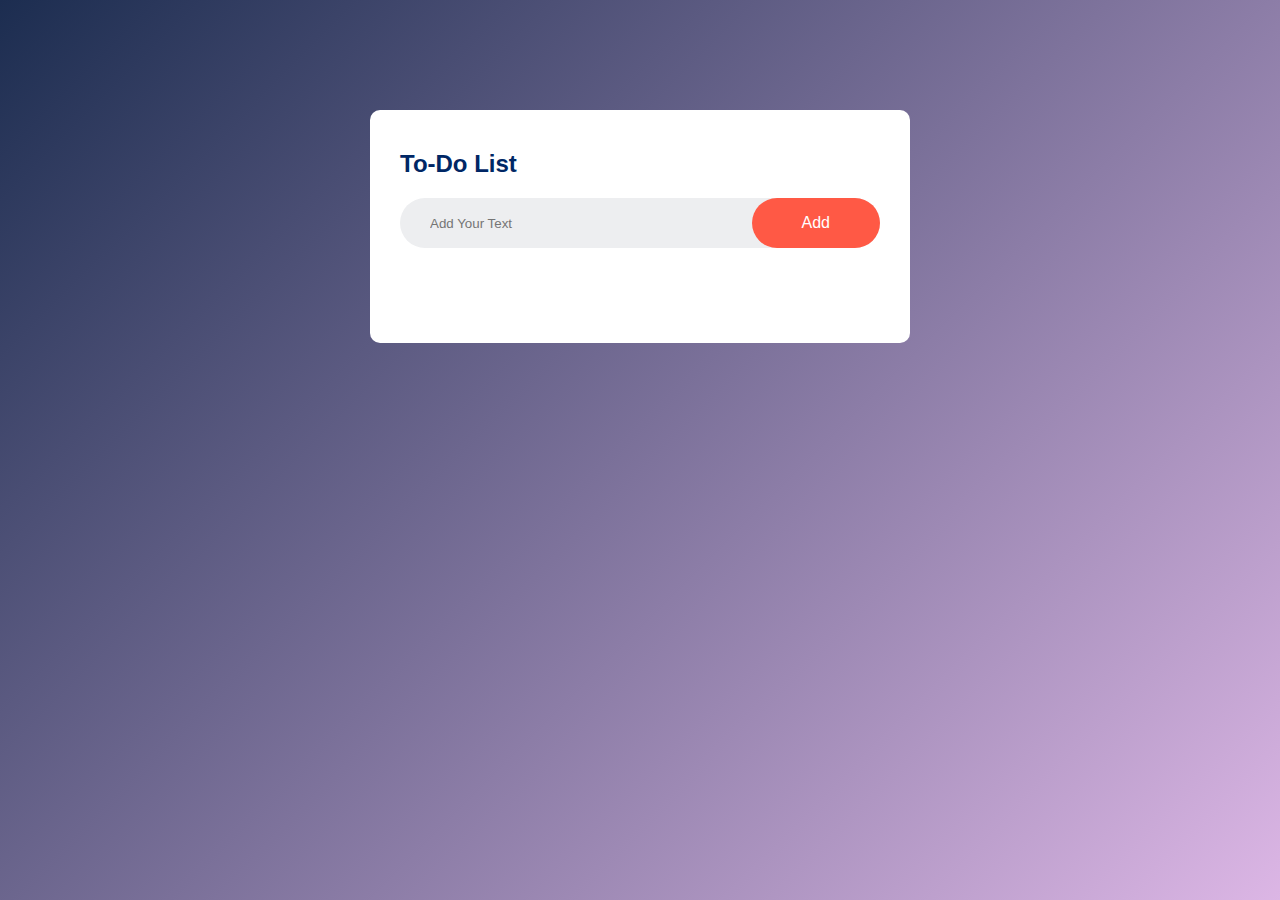
<file: Task-1/index.html>
<html lang="en">
<head>
    <meta charset="UTF-8">
    <meta http-equiv="X-UA-Compatible" content="IE=edge">
    <meta name="viewport" content="width=device-width, initial-scale=1.0">
    <title>To-Do List for LGM VIP</title>
    <link rel="stylesheet" href="style.css">
</head>
<body>
    <div class="container">
        <div class="todo-app">
            <h2>To-Do List </h2>
            <div class="row">
                <input type="text" id="input-box" placeholder="Add Your Text">
                <button onclick="addTask()">Add</button>
            </div>
            <ul id="list-container">
               <input type="checkbox">
            </ul>
        </div>
    </div>
    <script src="script.js"></script>
</body>
</html>
</file>
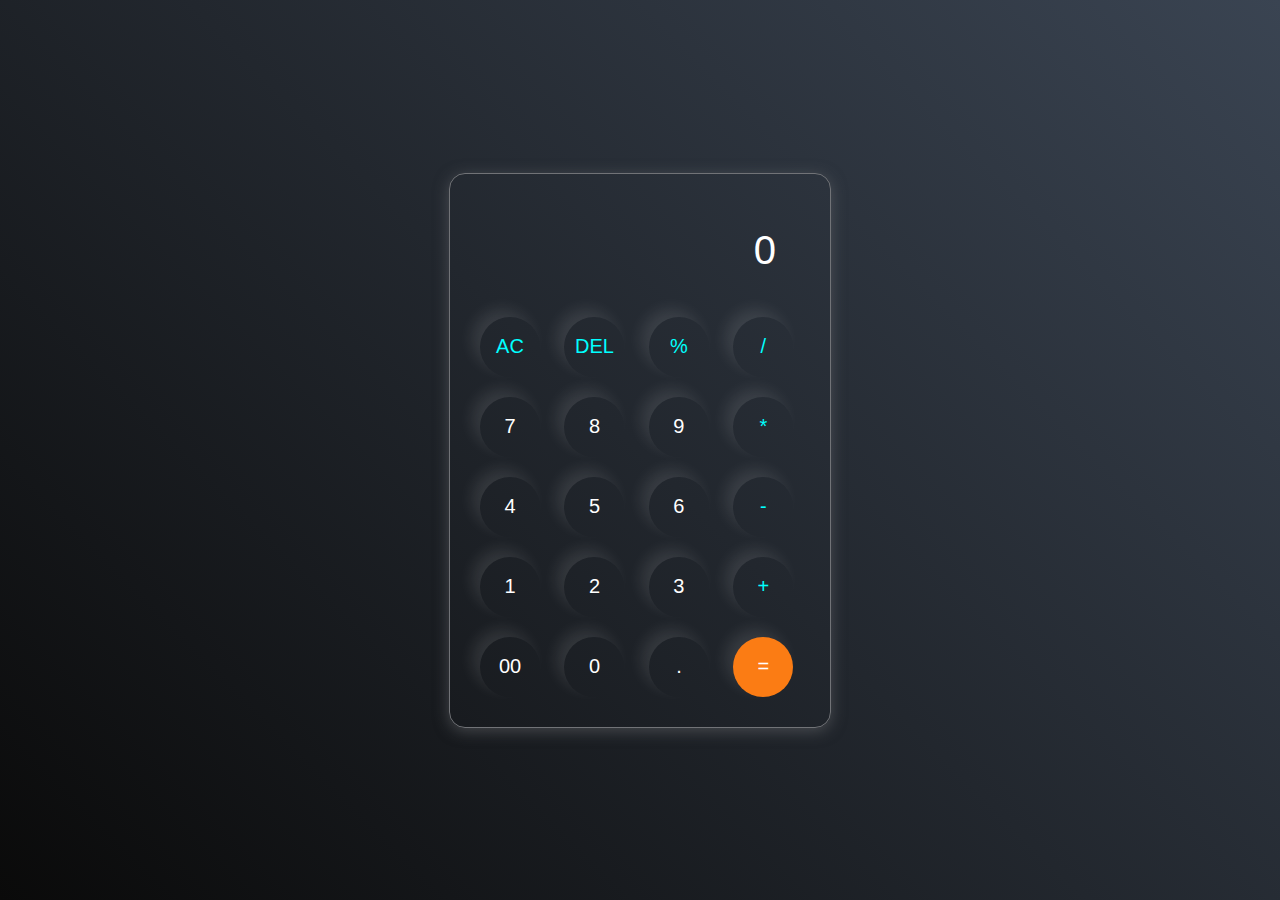
<file: Task-2/index.html>
<html lang="en">
<head>
    <meta charset="UTF-8">
    <meta name="viewport" content="width=device-width, initial-scale=1.0">
    <link rel="stylesheet" href="style.css">
    <title>Calculator</title>
</head>
<body>
    <div class="Calculator">
        <input type="text" placeholder="0" id="inputBox">
        <div>
            <button class="op">AC</button>
            <button class="op">DEL</button>
            <button class="op">%</button>
            <button class="op">/</button>
        </div>
        <div>
            <button>7</button>
            <button>8</button>
            <button>9</button>
            <button class="op">*</button>
        </div>
        <div>
            <button>4</button>
            <button>5</button>
            <button>6</button>
            <button class="op">-</button>
        </div>
        <div>
            <button>1</button>
            <button>2</button>
            <button>3</button>
            <button class="op">+</button>
        </div>
        <div>
            <button>00</button>
            <button>0</button>
            <button>.</button>
            <button class="equal">=</button>
        </div>
    </div>
    <script src="script.js"></script>
</body>
</html>
</file>
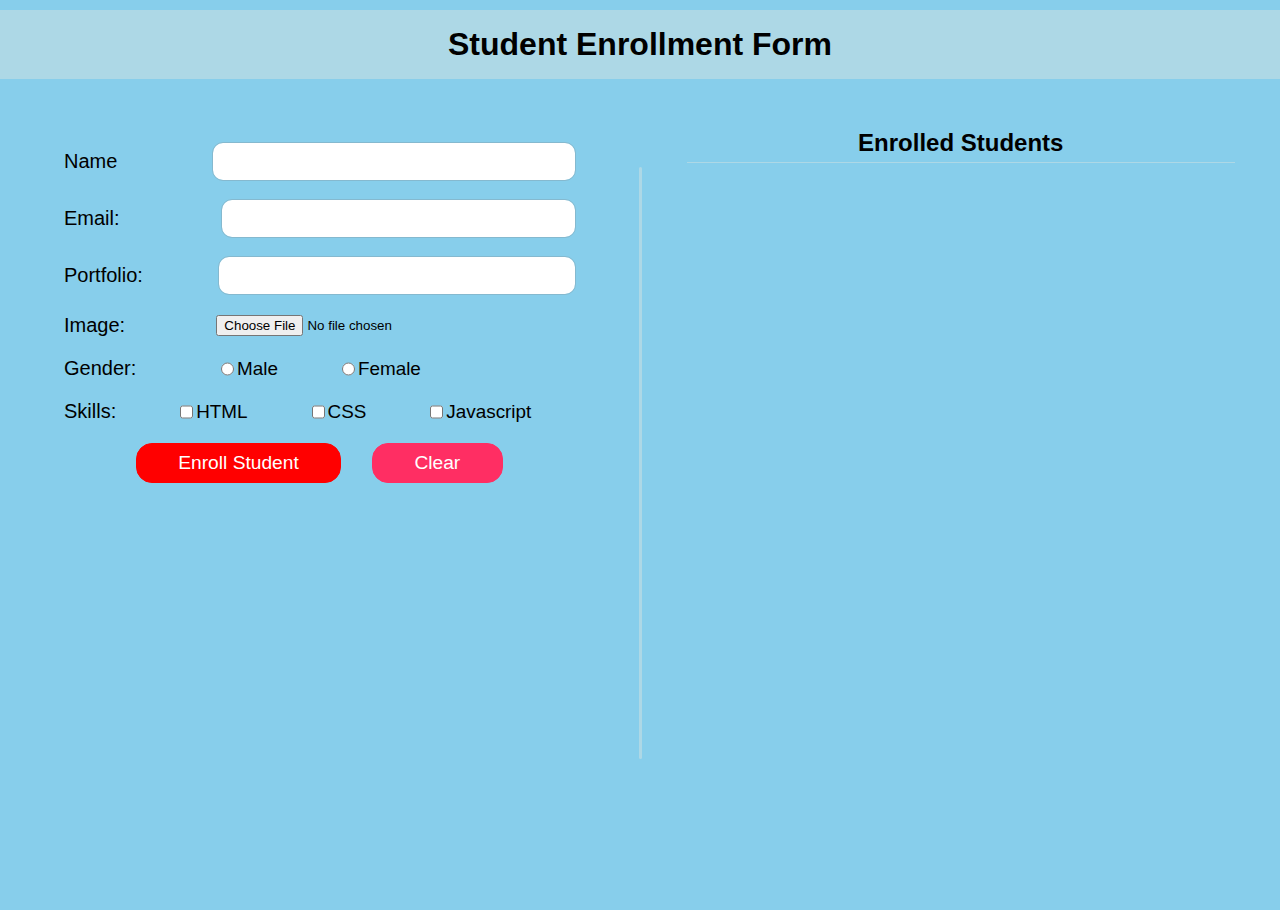
<file: Task-3/index.html>
<!DOCTYPE html>
<html lang="en">

<head>
    <meta charset="UTF-8">
    <meta name="viewport" content="width=device-width, initial-scale=1.0">
    <link rel="stylesheet" href="style.css">
    <link rel="stylesheet" href="mediaquery.css">
    <title>Student Registration Form</title>
</head>

<body>
    <div class="registration">
        
        <div class="header">
            <h1>Student Enrollment Form</h1>
        </div>
        
        <div class="container">
            <div class="form">
                <form action="">
                    <div class="name">
                        <label for="name">Name </label>
                        <input type="text" id="name"  required>
                    </div>
                    <div class="email">
                        <label for="email">Email:</label>
                        <input type="email" id="email"  required>
                    </div>
                    <div class="website">
                        <label for="website">Portfolio:</label>
                        <input type="url" id="website"required>
                    </div>
                      <div class="image">
                           <label for="image">Image:</label>
                            <input type="file" id="image" accept="image/*" required>
                      </div>

                    
                    <div class="gender" >
                        <label for="gender">Gender:</label>
                        <span class="text-val">
                            <label><input type="radio" name="male-female" id="male" value="Male" required>Male</label>
                            <label><input type="radio" name="male-female" id="female" value="Female" required>Female</label>
                        </span>
                    </div>
                    <div class="skills">
                        <label for="skills">Skills:</label>
                        <span class="text-val">
                            <label><input type="checkbox" value="HTML" id="html" class="checkbox">HTML</label>
                            <label><input type="checkbox" value="Css" id="css" class="checkbox">CSS</label>
                            <label><input type="checkbox" value="javascript" class="checkbox">Javascript</label>    
                        </span>
                    </div>
                    <div class="button">
                        <button type="submit" id="submit">Enroll Student</button>
                        <button type="reset" id="reset">Clear</button>
                    </div>
                </form>
            </div>
            <div class="line"></div>
            <div class="op-box">
                <div class="output">
                    <h2>Enrolled Students</h2>
                    <div class="cardContainer" id="cardContainer">
                    </div>
                </div>
            </div>
        </div>
    </div>

    <script src="script.js"></script>
</body>
</html>
</file>
<file: Task-1/style.css>
*{
    margin: 0;
    padding: 0;
    font-family: 'poppins',sans-serif;
    box-sizing: border-box;
}

.container{
    width: 100%;
    min-height: 100vh;
    background: linear-gradient(135deg,#1c2d50,#dcb6e5);
    padding: 10px;
}
.todo-app{
    width: 100%;
    max-width: 540px;
    background: #fff;
    margin: 100px auto 20px;
    padding: 40px 30px 70px;
    border-radius: 10px;
}
.todo-app h2{
    color: #002765;
    display: flex;
    align-items: center;
    margin-bottom: 20px;
}
.todo-app h2 img{
    width: 30px;
    margin-left: 10px;
}
.row{
    display: flex;
    align-items: center;
    justify-content: space-between;
    background: #edeef0;
    border-radius: 30px;
    padding-left: 20px;
    margin-bottom: 25px;
}
input{
    flex: 1;
    border: none;
    outline: none;
    background: transparent;
    padding: 10px;
}
button{
    border: none;
    outline: none;
    padding: 16px 50px;
    background: #ff5945;
    color: #fff;
    font-size: 16px;
    cursor: pointer;
    border-radius: 40px;
}
ul li{
    list-style: none;
    font-size: 18px;
    padding: 12px 8px 12px 45px;
    user-select: none;
    cursor: pointer;
    position: relative;
}
ul li::before{
    content: '';
    position: absolute;
    height: 26px;
    width: 25px;
    border-radius:55%;
    background-image: url("image/unchecked.png");
    background-size: cover;
    background-position: center;
    top: 14px;
    left: 6px;
}
ul li.checked{
    color: #555;
    text-decoration: line-through;
}
ul li.checked::before{
    background-image: url(image/checked.png);
}

ul li span{
    position: absolute;
    right: 0;
    top: 5px;
    width: 40px;
    height: 40px;
    font-size: 22px;
    color: #555;
    line-height: 40px;
    text-align: center;
    border-radius: 50%;
}

ul li span:hover{
    background: #edeef0;
}
</file>
<file: Task-2/style.css>
*{
    margin: 0;
    padding: 0;
    box-sizing: border-box;
    font-family: 'Poppins',sans-serif;
}
body{
    width: 100%;
    height: 100vh;
    display: flex;
    justify-content: center;
    align-items: center;
    background: linear-gradient(45deg,#0a0a0a,#3a4452);
}
.calculator{
    border: 1px solid #717377;
    padding: 20px;
    border-radius: 16px;
    background: transparent;
    box-shadow: 0px 3px 15px rgba(113, 115, 119, 0.5);
}

input{
    width: 320px;
    border: none;
    padding: 24px;
    margin: 10px;
    background: transparent;
    box-shadow: 0px 3px 15px rgbs(84,84,84,0.1);
    font-size: 40px;
    text-align: right;
    cursor: pointer;
    color: #ffffff;
}

input::placeholder{
    color: #ffffff;
}

button{
    border: none;
    width: 60px;
    height: 60px;
    margin: 10px;
    border-radius: 50%;
    background: transparent;
    color: #ffffff;
    font-size: 20px;
    box-shadow: -8px -8px 15px rgba(255,255,255,0.1);
    cursor: pointer;
}

.equal{
    background-color: #fb7c14;
}

.op{
    color: aqua;
}
</file>
<file: Task-3/style.css>
* {
    margin: 0;
    padding: 0;
    box-sizing: border-box;
    font-family: 'Poppins', sans-serif;
  }
  
  body {
    height: 100vh;
    width: 100%;
    background-color: skyblue;
  }
  
  .header {
    display: flex;
    justify-content: center;
    align-items: center;
    background-color: lightblue;
    color: black;
    text-align: center;
    padding: 1rem;
    margin-top: 10px;
  }
  
  .container{
    display: flex;
    font-size: 80px;
  }
  
  .container .form {
    width: 50%;
    height: 30%;
  }
  
  .container .form form {
    margin: auto;
    display: flex;
    flex-direction: column;
    gap: 20px;
    padding: 4rem;
    word-wrap: break-word;
  }
  
  #name,#email,#website,#url {
    width: 100%;
    padding: 10px;
    border-radius: 10px;
    border: none;
    outline: 1px solid rgba(128, 128, 128, 0.26);
    font-size: 15px;
  }
  
  #name:focus,#email:focus,#website:focus,#url:focus {
    outline: 1px solid rgba(0, 0, 255, 0.711);
  }
  
  .name {
    display: flex;
    align-items: center;
    gap: 6rem;
    font-size: 1.25rem;
  }
  
  .email {
    display: flex;
    align-items: center;
    gap: 6.4rem;
    font-size: 1.25rem;
  }
  
  .website {
    display: flex;
    align-items: center;
    gap: 4.73rem;
    font-size: 1.25rem;
  }
  
  .image {
    display: flex;
    align-items: center;
    gap: 5.7rem;
    font-size: 1.25rem;
  }
  
  .gender {
    display: flex;
    align-items: center;
    gap: 5.3rem;
    font-size: 1.25rem;
  }
  
  .skills {
    display: flex;
    align-items: center;
    gap: 4rem;
    font-size: 1.25rem;
  }
  
  .text-val {
    font-size: 1.18rem;
    display: flex;
    justify-content: center;
    align-items: center;
    gap: 4rem;
    flex-wrap: wrap;
  }
  
  .text-val label {
    display: flex;
    gap: 3px;
  }
  
  .button {
    display: flex;
    gap: 1.9rem;
    align-items: center;
    justify-content: center;
  }
  
  .button #submit {
    padding: 0.5rem 2.6rem;
    font-size: 1.2rem;
    background-color: red;
    border: 0.1rem solid red;
    border-radius: 1rem;
    color: white;
    cursor: pointer;
    transition: background-color 0.37s,color 0.37s;
  }
  
  .button #submit:hover{
    background-color: white;
    color: #8160db;
  }
  
  .button #reset {
    padding: 0.5rem 2.6rem;
    font-size: 1.2rem;
    background-color: #FF2E63;
    border: 0.1rem solid #FF2E63;
    border-radius: 1rem;
    color: white;
    cursor: pointer;
    transition: background-color 0.41s,color 0.41s;
  }
  
  .button #reset:hover{
    background-color: white;
    color: red;
  }
  
  .button #submit:active,.button #reset:active {
    background-color: black;
    box-shadow: none;
  }
  
  .container .line {
    margin: auto;
    width: 3px;
    height: 37rem;
    background-color: lightblue;
    border-radius: 33px;
  }
  
  .op-box {
    width: 50%;
  }
  
  .output {
    padding: 45px;
  }
  
  h2 {
    text-align: center;
    padding: 5px;
    font-size: 1.5rem;
    border-bottom: 1px solid lightblue;
  }
  
  .output .cardContainer {
    overflow-y: auto;
    height: 71vh;
  }
  
  .output .card {
    height: auto;
    justify-content: space-evenly;
    display: flex;
    background-color: rgba(126, 128, 126, 0.132);
    padding: 1rem;
    border-radius: 0.5rem;
    margin: 10px 0;
    gap: 5rem;
  }
  
  
  .card .info button {
    padding: 7px;
    border-radius: 5px;
    border: none;
    background-color: rgb(227, 6, 6);
    color: white;
    font-weight: bold;
    cursor: pointer;
  }
  
  .card .info button:active {
    background-color: black;
    box-shadow: none;
  }
  .card {
    display: flex;
    flex-wrap: wrap;
    padding: 20px;
    gap: 20px;
  }
  
  .card img {
    width: 100px;
    height: 100px;
    object-fit: cover;
  }
  
  .card .info {
    flex: 1;
    font-size: 14px;
    display: flex;
    flex-direction: column;
    justify-content: space-between;
  }
  
  .card .info a {
    color: #007bff;
  }
  
  .card .info button {
    padding: 5px 10px;
    font-size: 12px;
  }
</file>
<file: Task-3/mediaquery.css>
@media(max-width:1109px) {
    .container .line {
        display: none;
    }
  
    .container {
        flex-direction: column;
    }
  
    .container .form {
        width: 100%;
        justify-content: center;
        text-align: center;
        align-items: center;
    }
  
    #name, #email, #website, #url{
        width: 100%;
    }
  
    .op-box {
        width: 100%;
    }
  
    .name,.email,.website,.image {
        justify-content: space-around;
    }
  
    .container .form form {
        padding: 1.2rem;
    }
  }
  
  @media(max-width:729px) {
  
    .output .card{
        width: 100%;
    }
  
    #name, #email, #website, #url{
        width: 100%;
    }
  }
  
  @media(max-width:680px){
    .output .card{
        display: flex;
        justify-content: center;
        flex-direction: column;    
        gap: 2.5rem;
    }
    .card img {
        margin: auto;
    }
  }
  
  @media(max-width:450px) {
    h1 {
        font-size: 1.1rem;
    }
  
    .container .form form{
        gap:1.5rem;
    }
  
    #name, #email, #website, #url{
        font-size: 0.9rem;
    }
  
    .name,.email,.website,.image,.gender,.skills {
        display: contents;
    }
  
    .name,.email,.website,.image,.gender,.skills{
        font-size: 1rem;
    }
  
    .text-val{
        font-size: 1rem;
        gap: 2rem;
    }
  
    .button #submit{
        padding: 0.2rem 1.6rem;
        font-size: 1.1rem;
    }
  
    .button #reset{
        padding: 0.2rem 1.6rem;
        font-size: 1.1rem;
    }
  
    .output{
        padding: 1rem;
    }
  }
</file>
